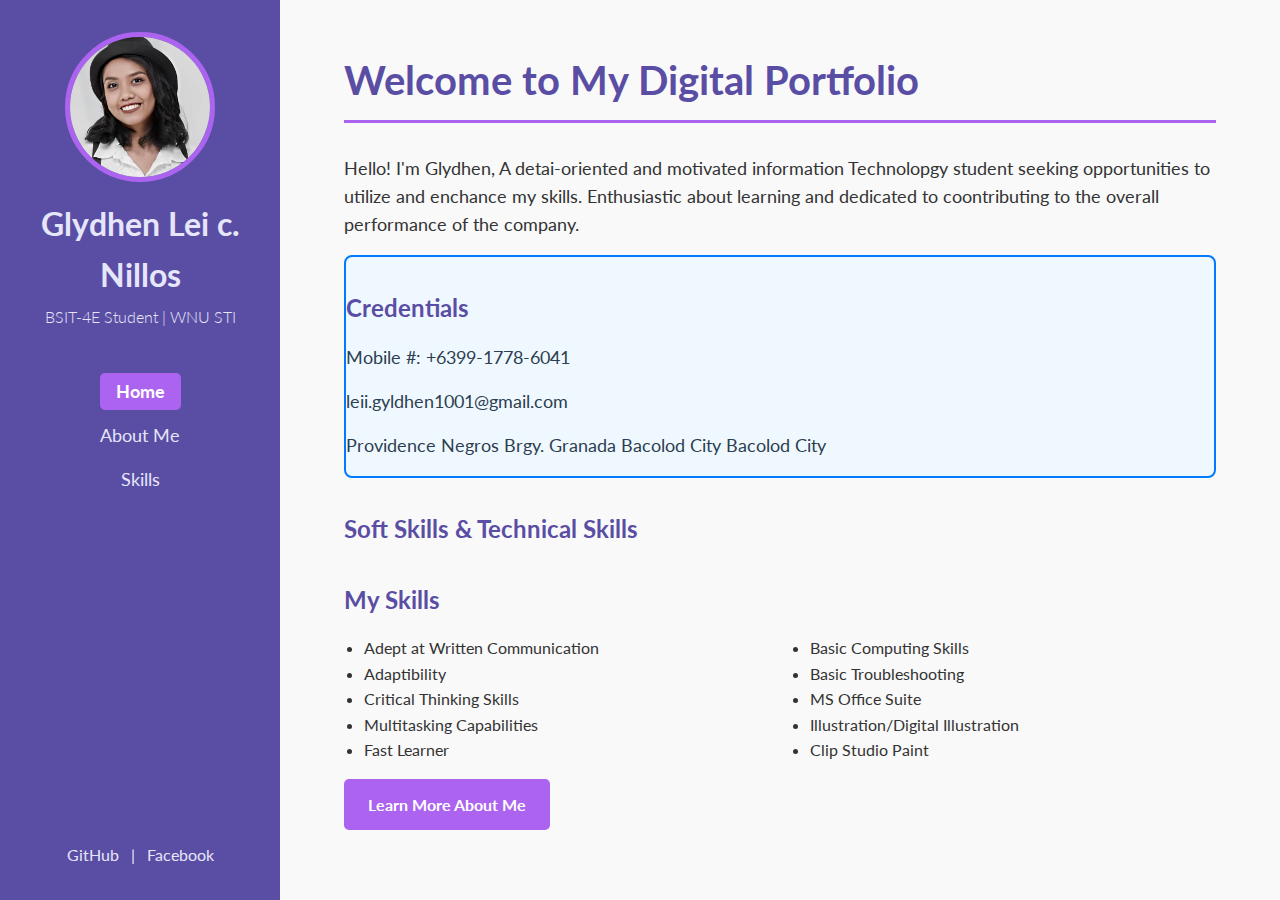
<file: index.html>
<!DOCTYPE html>
<html lang="en">
<head>
    <meta charset="UTF-8">
    <meta name="viewport" content="width=device-width, initial-scale=1.0">
    <title>Portfolio | Glydhen</title>
    <link rel="stylesheet" href="style.css">
    <link href="https://fonts.googleapis.com/css2?family=Lato:wght@300;400;700&display=swap" rel="stylesheet">
</head>
<body>
    <div class="portfolio-container">
        <aside class="sidebar">
            <img src="Untitled.png" alt="Profile Picture of John Doe" class="profile-img">
            <h1>Glydhen Lei c. Nillos</h1>
            <p class="tagline">BSIT-4E Student | WNU STI</p>
            <nav>
                <ul>
                    <li><a href="index.html" class="active">Home</a></li>
                    <li><a href="about.html">About Me</a></li>
                    <li><a href="skills.html">Skills</a></li>
                </ul>
            </nav>
            <div class="social-links">
                <a href="https://github.com/clusterduck22/Portfiolio">GitHub</a> | <a href="#">Facebook</a>
            </div>
        </aside>

        <main class="main-content">
            <section id="home">
                <h2 class="main-heading">Welcome to My Digital Portfolio</h2>
                <p>
                    Hello! I'm Glydhen, A detai-oriented and motivated information Technolopgy student seeking opportunities to utilize and enchance my skills. Enthusiastic about learning and dedicated to coontributing to the overall performance of the company.
                </p>
                <div id="cred">
                <h3>Credentials</h4>
                <p>Mobile #: +6399-1778-6041</p>
                <p>leii.gyldhen1001@gmail.com</p>
                <p>Providence Negros Brgy. Granada Bacolod City Bacolod City</p>
                </div>
                <h3>Soft Skills & Technical Skills</h3>
                <div class="skills-list">
  <h3>My Skills</h3>
  <ul>
    <li>Adept at Written Communication</li>
    <li>Adaptibility</li>
    <li>Critical Thinking Skills</li>
    <li>Multitasking Capabilities</li>
    <li>Fast Learner</li>
    <li>Basic Computing Skills</li>
    <li>Basic Troubleshooting</li>
    <li>MS Office Suite</li>
    <li>Illustration/Digital Illustration</li>
    <li>Clip Studio Paint</li>
  </ul>
</div>                               
                <a href="about.html" class="cta-button">Learn More About Me</a>
            </section>
        </main>
    </div>
</body>
</html>
</file>
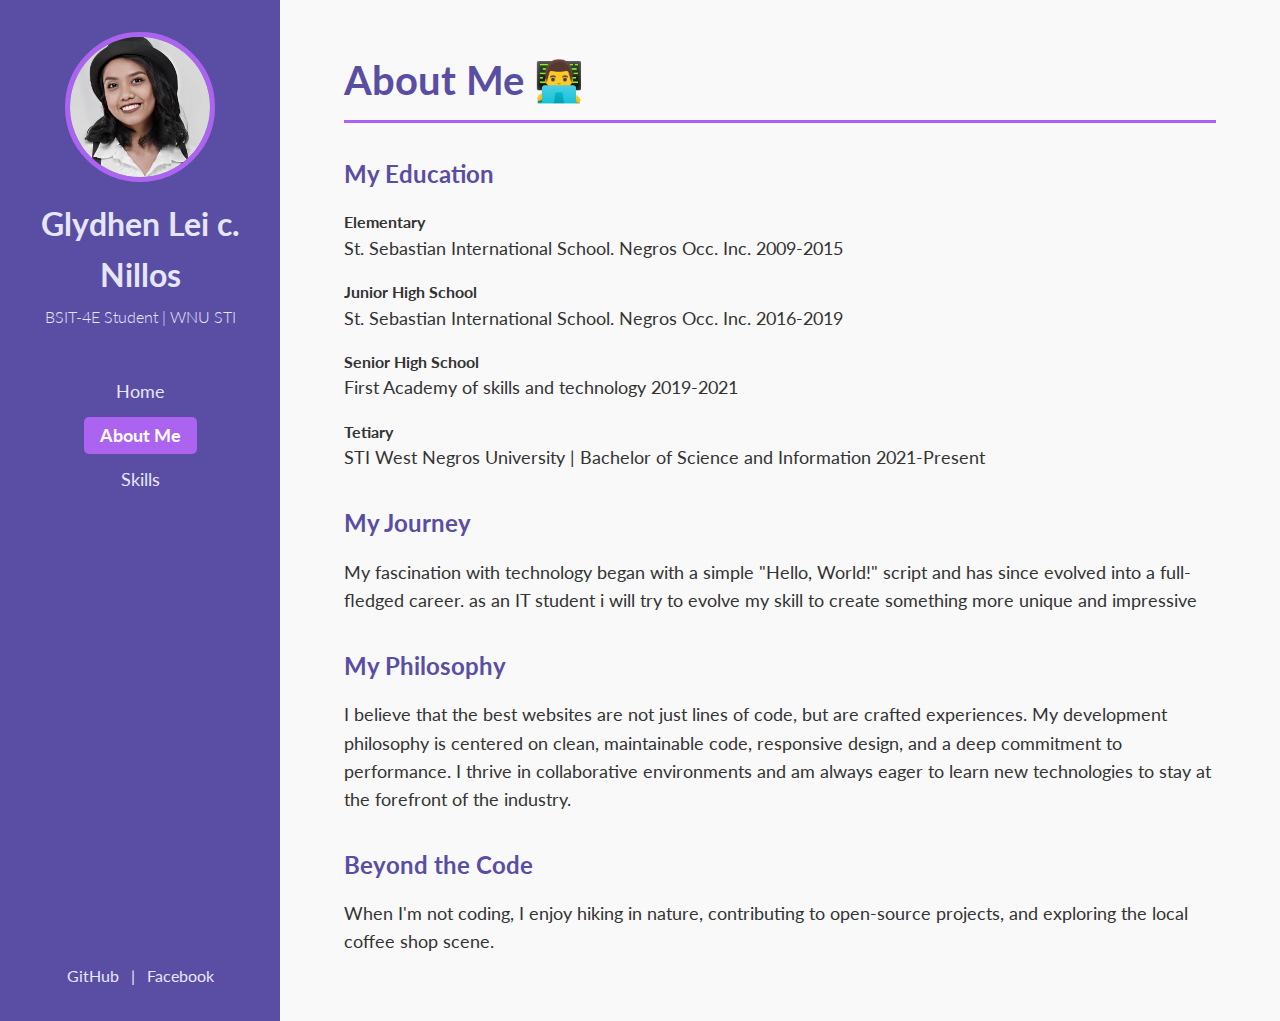
<file: about.html>
<!DOCTYPE html>
<html lang="en">
<head>
    <meta charset="UTF-8">
    <meta name="viewport" content="width=device-width, initial-scale=1.0">
    <title>About Me | John Doe</title>
    <link rel="stylesheet" href="style.css">
    <link href="https://fonts.googleapis.com/css2?family=Lato:wght@300;400;700&display=swap" rel="stylesheet">
</head>
<body>
     <div class="portfolio-container">
        <aside class="sidebar">
            <img src="Untitled.png" alt="Profile Picture of John Doe" class="profile-img">
            <h1>Glydhen Lei c. Nillos</h1>
            <p class="tagline">BSIT-4E Student | WNU STI</p>
            <nav>
                <ul>
                    <li><a href="index.html" >Home</a></li>
                    <li><a href="about.html" class="active">About Me</a></li>
                    <li><a href="skills.html">Skills</a></li>
                </ul>
            </nav>
            <div class="social-links">
                <a href="https://github.com/clusterduck22/Portfiolio">GitHub</a> | <a href="#">Facebook</a>
            </div>
        </aside>

        <main class="main-content">
            <section id="about">
                <h2 class="main-heading">About Me 👨‍💻</h2>
                <h3>My Education</h3>
                <h4>Elementary</h4>
                <p>St. Sebastian International School. Negros Occ. Inc. 2009-2015</p>
                <h4 >Junior High School</h4>
                <p>St. Sebastian International School. Negros Occ. Inc. 2016-2019</p> 
                <h4 >Senior High School</h4>
                <p>First Academy of skills and technology 2019-2021</p>
                <h4 >Tetiary</h4>
                <p>STI West Negros University | Bachelor of Science and Information 2021-Present</p>
                <h3>My Journey</h3>
                <p>
                    My fascination with technology began with a simple "Hello, World!" script and has since evolved into a full-fledged career. as an IT student i will try to evolve my skill to create something more unique and impressive
                </p>
                <h3>My Philosophy</h3>
                <p>
                    I believe that the best websites are not just lines of code, but are crafted experiences. My development philosophy is centered on clean, maintainable code, responsive design, and a deep commitment to performance. I thrive in collaborative environments and am always eager to learn new technologies to stay at the forefront of the industry.
                </p>
                 <h3>Beyond the Code</h3>
                <p>
                    When I'm not coding, I enjoy hiking in nature, contributing to open-source projects, and exploring the local coffee shop scene.
                </p>
            </section>
        </main>
    </div>
</body>

</html>
</file>
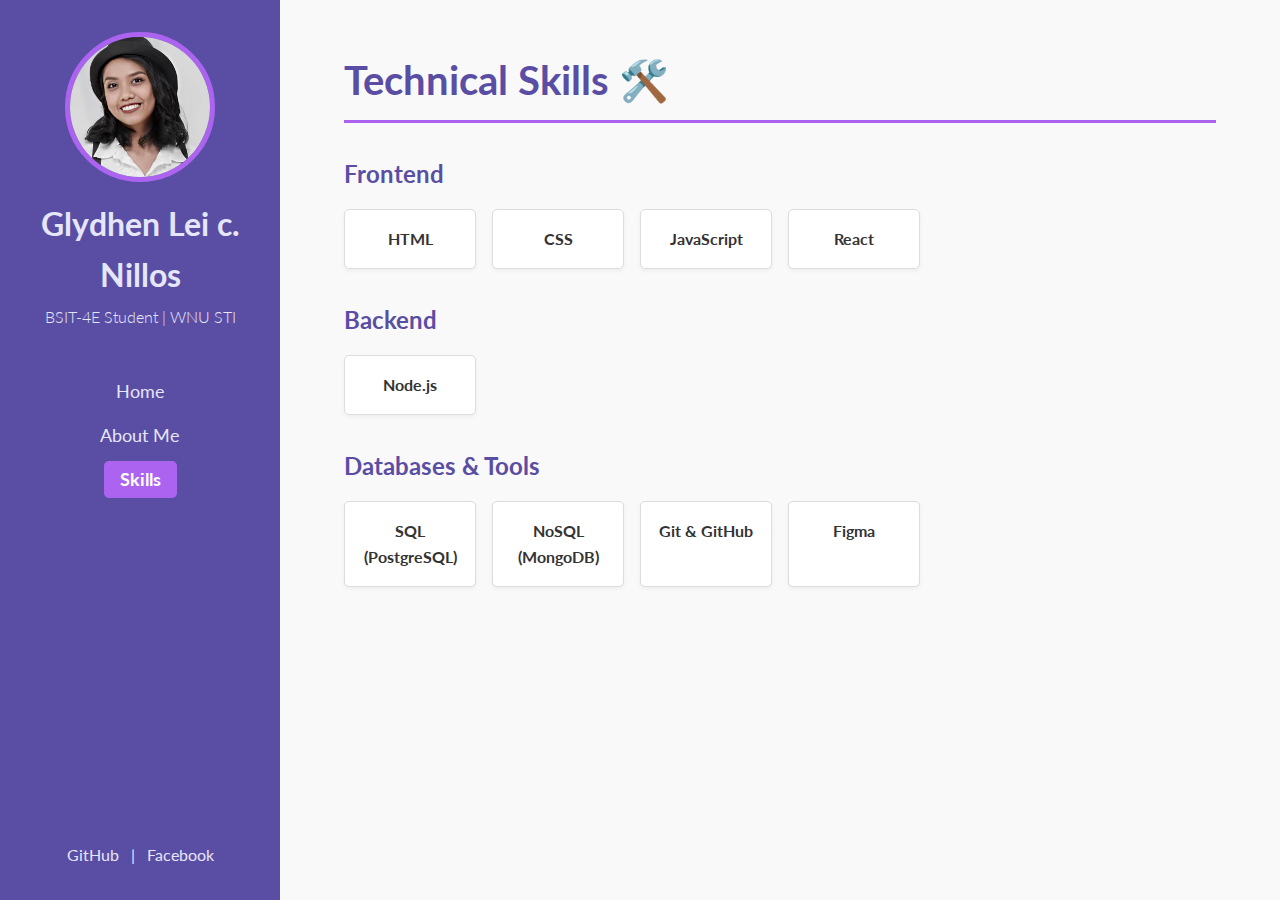
<file: skills.html>
<!DOCTYPE html>
<html lang="en">
<head>
    <meta charset="UTF-8">
    <meta name="viewport" content="width=device-width, initial-scale=1.0">
    <title>Skills | Glydhen</title>
    <link rel="stylesheet" href="style.css">
    <link href="https://fonts.googleapis.com/css2?family=Lato:wght@300;400;700&display=swap" rel="stylesheet">
</head>
<body>
    <div class="portfolio-container">
        <aside class="sidebar">
            <img src="Untitled.png" alt="Profile Picture of John Doe" class="profile-img">
            <h1>Glydhen Lei c. Nillos</h1>
            <p class="tagline">BSIT-4E Student | WNU STI</p>
            <nav>
                <ul>
                    <li><a href="index.html" >Home</a></li>
                    <li><a href="about.html" >About Me</a></li>
                    <li><a href="skills.html" class="active">Skills</a></li>
                </ul>
            </nav>
            <div class="social-links">
                <a href="https://github.com/clusterduck22/Portfiolio">GitHub</a> | <a href="#">Facebook</a>
            </div>
        </aside>

        <main class="main-content">
            <section id="skills">
                <h2 class="main-heading">Technical Skills 🛠️</h2>
                
                <h3>Frontend</h3>
                <div class="skills-grid">
                    <div class="skill-item">HTML</div>
                    <div class="skill-item">CSS</div>
                    <div class="skill-item">JavaScript</div>
                    <div class="skill-item">React</div>
                </div>

                <h3>Backend</h3>
                <div class="skills-grid">
                    <div class="skill-item">Node.js</div>
                </div>
                
                <h3>Databases & Tools</h3>
                <div class="skills-grid">
                    <div class="skill-item">SQL (PostgreSQL)</div>
                    <div class="skill-item">NoSQL (MongoDB)</div>
                    <div class="skill-item">Git & GitHub</div>
                    <div class="skill-item">Figma</div>
                </div>
            </section>
        </main>
    </div>
</body>
</html>
</file>
<file: style.css>
/* --- Global Styles & Variables --- */
:root {
    --primary-color: #ac64f0; /* A vibrant blue violet for highlights and buttons */
    --dark-color: #5a4ea4;    /* A dark slate blue for the sidebar background */
    --light-color: #E6E6FA;   /* A light lavender for the sidebar text */
    --text-color: #333;       /* A standard dark gray for main text */
}

* {
    margin: 0;
    padding: 0;
    box-sizing: border-box;
}

body {
    font-family: 'Lato', sans-serif;
    background-color: #f9f9f9;
    color: var(--text-color);
    line-height: 1.6;
}
.skills-list ul {
  list-style-type: disc; 
  padding-left: 20px;    
  
  column-count: 2;
  column-gap: 40px; 
}

/* --- Main Layout Container --- */
.portfolio-container {
    display: flex;
    min-height: 100vh;
}

/* --- Sidebar Styling --- */
.sidebar {
    flex: 0 0 280px; /* Sidebar doesn't grow or shrink, fixed width */
    background-color: var(--dark-color);
    color: var(--light-color);
    padding: 2rem;
    text-align: center;
    display: flex;
    flex-direction: column;
    align-items: center;
}

.profile-img {
    width: 150px;
    height: 150px;
    border-radius: 50%;
    border: 5px solid var(--primary-color);
    object-fit: cover;
    margin-bottom: 1rem;
}
#cred {
  background-color: #f0f8ff; 
  color: #2c3e50;            
  border: 2px solid #007bff; 
  border-radius: 8px;        
}

.sidebar h1 {
    margin-bottom: 0.25rem;
}

.sidebar .tagline {
    font-size: 1rem;
    font-weight: 300;
    margin-bottom: 2rem;
}

/* Navigation Menu */
.sidebar nav ul {
    list-style-type: none;
    padding: 0;
}

.sidebar nav li {
    margin: 1rem 0;
}

.sidebar nav a {
    color: var(--light-color);
    text-decoration: none;
    font-size: 1.1rem;
    padding: 0.5rem 1rem;
    border-radius: 5px;
    transition: background-color 0.3s ease, color 0.3s ease;
}

.sidebar nav a:hover {
    background-color: var(--primary-color);
    color: #fff;
}

.sidebar nav a.active {
    background-color: var(--primary-color);
    color: #fff;
    font-weight: 700;
}

/* Social Links */
.social-links {
    margin-top: auto; /* Pushes links to the bottom */
    padding-top: 2rem;
}

.social-links a {
    color: var(--light-color);
    text-decoration: none;
    margin: 0 0.5rem;
    transition: color 0.3s ease;
}

.social-links a:hover {
    color: var(--primary-color);
}


/* --- Main Content Area --- */
.main-content {
    flex: 1; /* Takes up the remaining space */
    padding: 3rem 4rem;
    overflow-y: auto;
}

.main-heading {
    font-size: 2.5rem;
    color: var(--dark-color);
    border-bottom: 3px solid var(--primary-color);
    padding-bottom: 0.5rem;
    margin-bottom: 2rem;
}

.main-content h3 {
    font-size: 1.5rem;
    color: var(--dark-color);
    margin-top: 2rem;
    margin-bottom: 1rem;
}

.main-content p {
    margin-bottom: 1rem;
    font-size: 1.1rem;
}

/* Call-to-Action Button */
.cta-button {
    display: inline-block;
    background-color: var(--primary-color);
    color: #fff;
    padding: 0.8rem 1.5rem;
    text-decoration: none;
    border-radius: 5px;
    margin-top: 1rem;
    font-weight: 700;
    transition: background-color 0.3s ease, transform 0.2s ease;
}

.cta-button:hover {
    background-color: #7322bf; /* A darker shade of the new violet */
    transform: translateY(-2px);
}

/* Skills Grid */
.skills-grid {
    display: grid;
    grid-template-columns: repeat(auto-fill, minmax(120px, 1fr));
    gap: 1rem;
}

.skill-item {
    background-color: #fff;
    border: 1px solid #ddd;
    border-radius: 5px;
    padding: 1rem;
    text-align: center;
    font-weight: 700;
    box-shadow: 0 2px 4px rgba(0,0,0,0.05);
    transition: transform 0.2s ease, box-shadow 0.2s ease;
}

.skill-item:hover {
    transform: translateY(-3px);
    box-shadow: 0 4px 8px rgba(0,0,0,0.1);
}

/* --- Responsive Design --- */
@media (max-width: 768px) {
    .portfolio-container {
        flex-direction: column;
    }

    .sidebar {
        flex: 0 0 auto; /* Reset flex property */
        width: 100%;
    }
    
    .social-links {
        margin-top: 1.5rem; /* Adjust margin for stacked view */
    }

    .main-content {
        padding: 2rem;
    }

    .main-heading {
        font-size: 2rem;
    }
}
</file>
